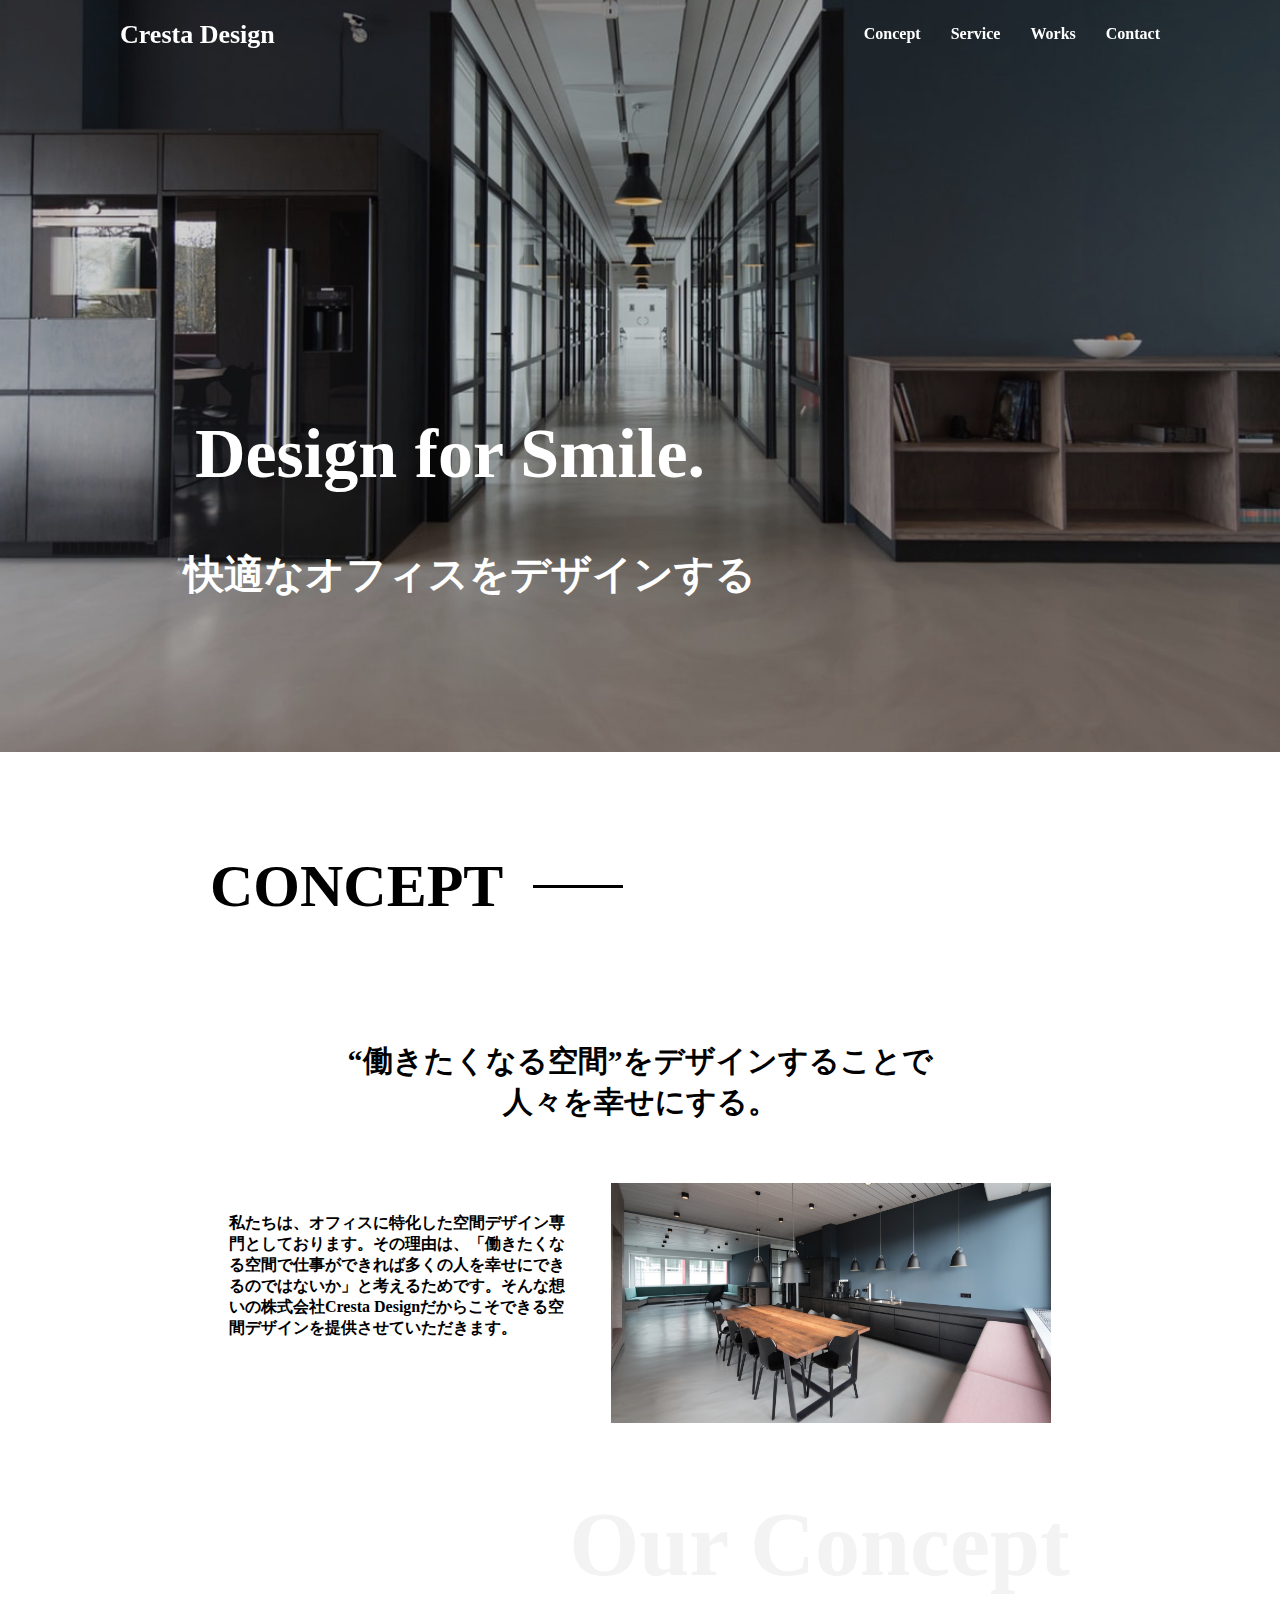
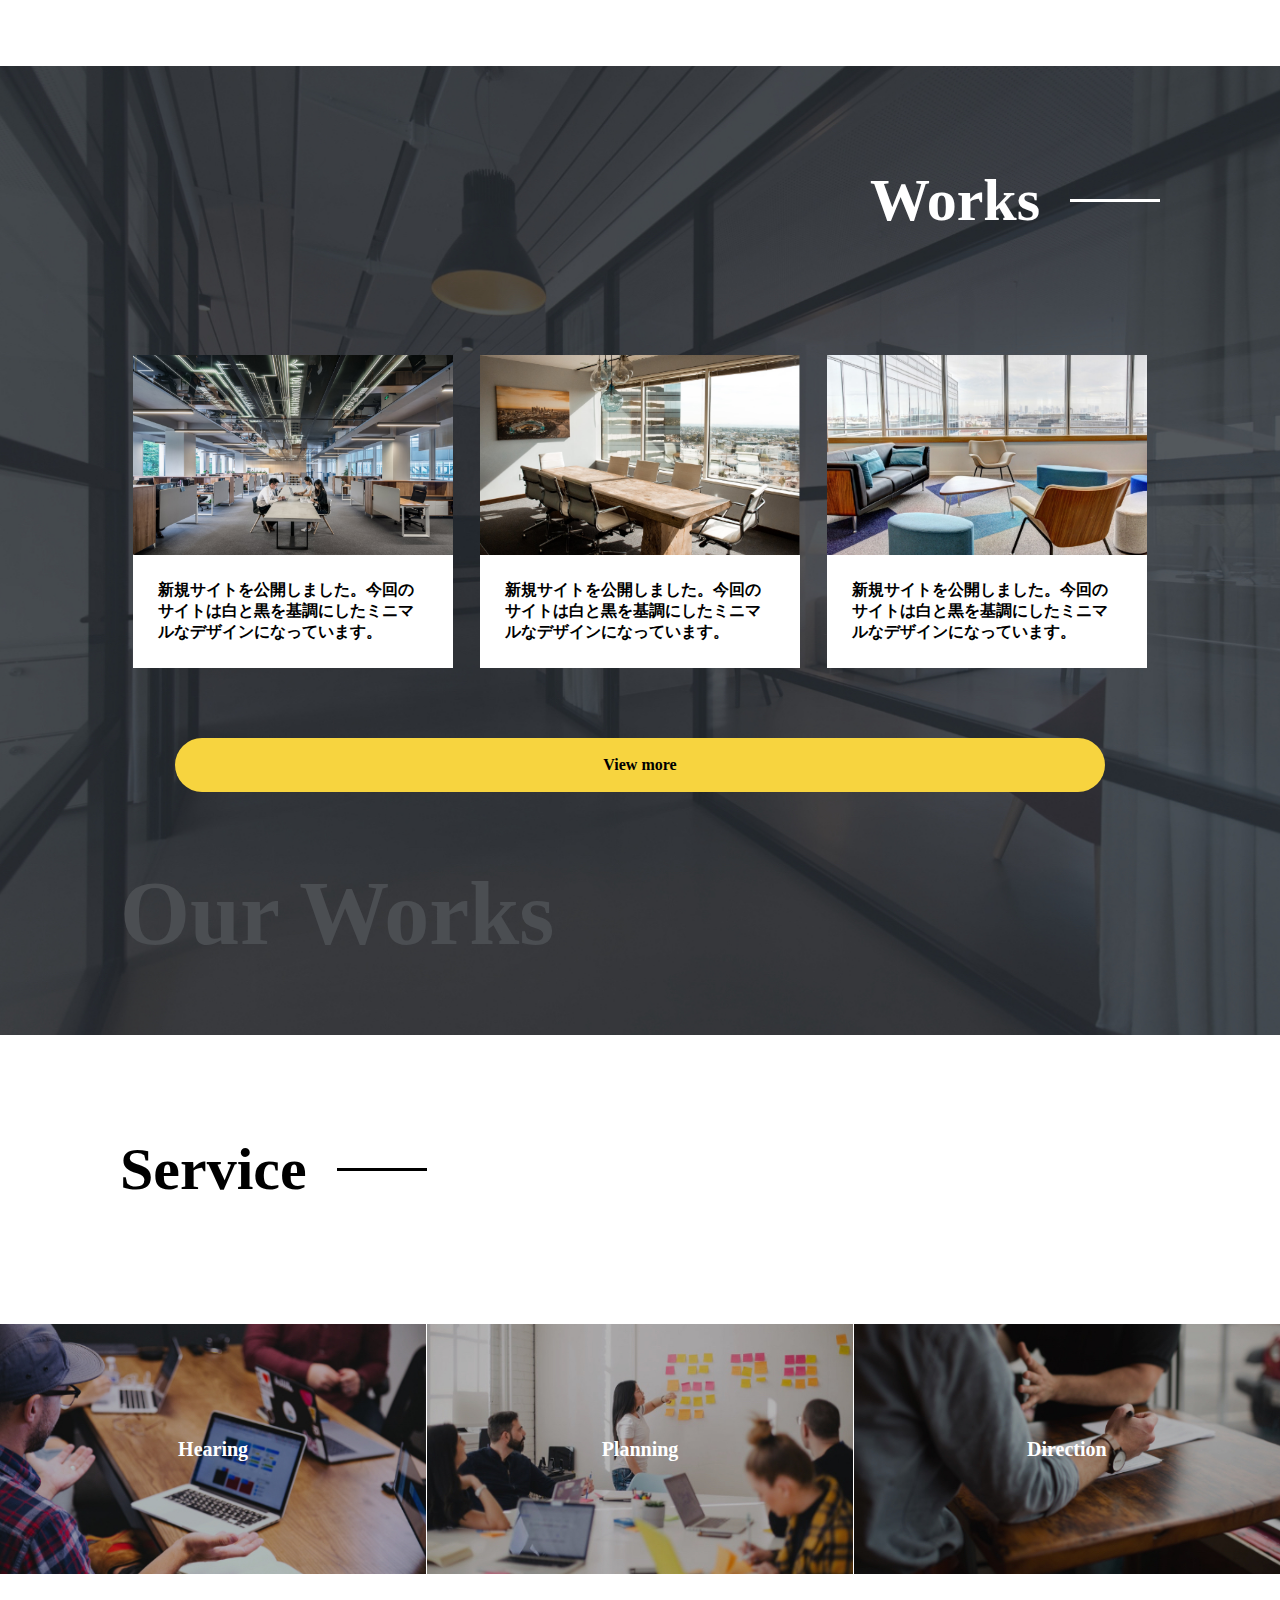
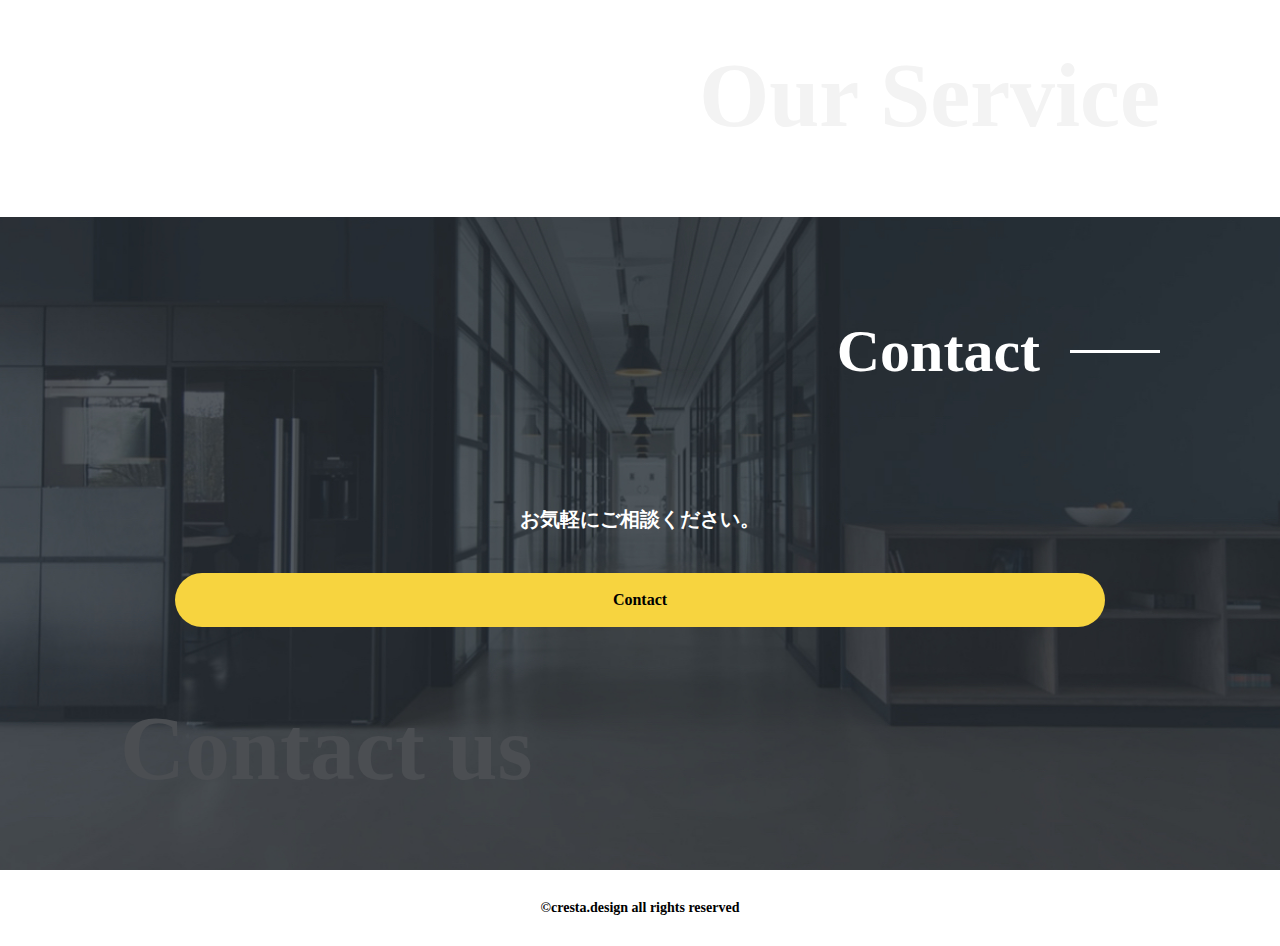
<file: index.html>
<!DOCTYPE html>
<html lang="ja">
<head>
	<meta charset="UTF-8">
	<meta name="viewport" content="width=device-width, initial-scale=1.0">
	<title>cresta_second</title>
	<link rel="stylesheet" href="css/style.css">
	<link rel="stylesheet" href="css/responsive.css">
	<link rel="stylesheet" href="css/reset.css">
</head>
<body> 
	<section id="fv" class="fv-bgi-01">
		<div>
		<div class="header">
			<div class="container">
				<div class="header-wrap">
					<div class="header-left">
						<a href="#" class="site-title">Cresta Design</a>
					</div>
					<div class="header-right">
						<div class="nav-wrapper"><!-- ナビゲーションメニュー -->
					        <nav class="header-nav">
					          <ul class="nav-list">
					            <li class="nav-item"><a href="#concept">Concept</a></li>
					            <li class="nav-item"><a href="#service">Service</a></li>
					            <li class="nav-item"><a href="#works">Works</a></li>
					            <li class="nav-item"><a href="#contact">Contact</a></li>
					          </ul>
					        </nav>
					    </div>
						<div class="hamburger"><!-- ハンバーガーメニュー -->
							<span class="bar bar-top"></span>
			  				<span class="bar bar-middle"></span>
			  				<span class="bar bar-bottom"></span>
						</div>
					</div>
				</div>
			</div>
		</div>
		<div class="kv">
			<h1 class="main-copy">Design for Smile.</h1>
			<h2 class="sub-copy">快適なオフィスを<br class="sp-br">デザインする</h2>
		</div>
		</div>
	</section>
	<!-- コンセプト -->
	<section id="concept">
		<div class="container">
			<div class="title-wrapper">
				<h2 class="main-title main-title-white">CONCEPT</h2>
				<span class="main-title-after"></span>
			</div>
			<h3 class="sub-title">“働きたくなる空間”をデザインする<br class="sp-br">ことで<br class="pc-br">人々を幸せにする。</h3>
			<div class="flex-wrapper">
				<p class="text">私たちは、オフィスに特化した空間デザイン専門としております。その理由は、「働きたくなる空間で仕事ができれば多くの人を幸せにできるのではないか」と考えるためです。そんな想いの株式会社Cresta Designだからこそできる空間デザインを提供させていただきます。</p>
				<div class="concept-img"><img src="img/concept-image@2x.png" alt=""></div>
			</div>
			<h1 class="bottom-title bottom-title-white">Our Concept</h1>
		</div>
	</section>
	<!-- ワーク -->
	<section id="works">
		<div class="container">
			<div class="title-wrapper title-wrapper-black">
				<h2 class="main-title main-title-black">Works</h2>
				<span class="main-title-after"></span>
			</div>
			<div class="card-list">
				<div class="card-item">
					<img src="img/works01@2x.png" alt="">
					<p class="card-text">新規サイトを公開しました。今回のサイトは白と黒を基調にしたミニマルなデザインになっています。</p>
				</div>
				<div class="card-item">
					<img src="img/works02@2x.png" alt="">
					<p class="card-text">新規サイトを公開しました。今回のサイトは白と黒を基調にしたミニマルなデザインになっています。</p>
				</div>
				<div class="card-item">
					<img src="img/works03@2x.png" alt="">
					<p class="card-text">新規サイトを公開しました。今回のサイトは白と黒を基調にしたミニマルなデザインになっています。</p>
				</div>
			</div>
			<div class="btn-wrapper"><a class="btn" href="#">View more</a></div>
			<h1 class="bottom-title bottom-title-black">Our Works</h1>
		</div>
	</section>
	<!-- タイトル -->
	<section id="service">
		<div class="container">
			<div class="title-wrapper">
				<h2 class="main-title main-title-white">Service</h2>
				<span class="main-title-after"></span>
			</div>
		</div>
			<div class="service-list">
				<div class="service-item item1">
					<h3><a href="">Hearing</a></h3>
				</div>
				<div class="service-item item2">
					<h3><a href="">Planning</a></h3>
				</div>
				<div class="service-item item3">
					<h3><a href="">Direction</a></h3>
				</div>
			</div>
		<div class="container">
			<h1 class="bottom-title bottom-title-white">Our Service</h1>
		</div>
	</section>
	<section id="contact">
		<div class="container">
			<div class="title-wrapper title-wrapper-black">
				<h2 class="main-title main-title-black">Contact</h2>
				<span class="main-title-after"></span>
			</div>
			<h3 class="message">お気軽にご相談ください。</h3>
			<div class="btn-wrapper"><a class="btn" href="#">Contact</a></div>
			<h1 class="bottom-title bottom-title-black">Contact us</h1>
		</div>
	</section>
	<footer>
		<p class="copyrights">&copy;cresta.design all rights reserved</p>
	</footer>
<script src="https://ajax.googleapis.com/ajax/libs/jquery/3.4.1/jquery.min.js"></script>
<script src="script/script.js"></script>
</body>
</html>
</file>
<file: css/style.css>
@charset "utf-8";

* html{
	box-sizing: border-box;
	font-family: "Note Serif","Noto Serif JP", sans-serif;
	line-height: 1.5;
}
a{
	text-decoration: none;
	color: #000;
}
html p{
	font-size: 16px;
}
img{
	width: 100%;
	object-fit: cover;
}
.container{
	padding: 0 15px;
}
.sp-br{
	display: block;
}
.pc-br{
	display: none;
}

/*トップ*/
#fv{
	background-repeat: no-repeat;
	background-size: auto;
	background-position: center 0;
	height: 600px;
	width: 100%;
	position: relative;
}
.fv-bgi-01{
	background-image: url(../img/fv-bgi_01@2x.jpg);
	transition: 0.5s;
}
.fv-bgi-02{
	background-image: url(../img/fv-bgi_02@2x.jpg);
	transition: 0.5s;
}
.fv-bgi-03{
	background-image: url(../img/fv-bgi_03@2x.jpg);
	transition: 0.5s;
}
.header{
	height: 36px;
	width: 100%;
	padding-top: 30px;
	z-index: 3;
}
.header-wrap{
	display: flex;
	justify-content: space-between;
	
}
.site-title{
	font-size: 26px;
	color: #fff;
}
.nav-wrapper{
    display: none;
    width: 100%;
    height: 100vh;
    position: fixed;
    top: 0;
    left: 0;
    z-index: 2;
}
.header-nav{
   	height: 100%;
	width: 100%;
	background-color: #282F35;
	z-index: 2;
}
.nav-list{
	display: block;
	position: absolute;
	top: 0;
	left: 50%;
	transform: translate(-50%,50%);
	text-align: center;
	color:#fff;
}
.nav-item{
    margin-bottom: 40px;
}
.nav-list a{
	color: #fff;
}
/*ハンバーガーメニュー*/
.hamburger{
	display: block;
	position: relative;
	width: 30px;
	height: 20px;
	cursor: pointer;
	z-index: 3;
}
.bar{
	display: block;
	width: 30px;
	height: 3px;
	position: absolute;
	left: 50%;
	transform: translateX(-50%);
	background-color: #fff;
}
.bar-top{
	top: 0;
}
.bar-middle{
	top: 50%;
	transform: translate(-50%,-50%);
}
.bar-bottom{
	bottom: 0px;
}
.close .bar-top{
	transform: translate(-50%,10px) rotate(45deg);
    transition: transform .3s;
}
.close .bar-middle{
	opacity: 0;
    transition: opacity .3s;
}
.close .bar-bottom{
	transform: translate(-50%,-8px) rotate(-45deg);
    transition: transform .3s;
}

/*トップタイトル*/
.kv{
	height: 33%;
	width: 100%;
	position: absolute;
	left: 50%;
	top: 50%;
	transform: translate(-50%, -50%);
	color: #fff;
	text-align: center;
	z-index: 1;
}
.main-copy{
	font-size: 37px;
}
.sub-copy{
	font-size: 30px;
	padding-top: 53px;
}
/*コンセプト*/
#concept{
	padding-top: 100px;
}
.title-wrapper{
	display: flex;
	align-items: center;
	padding-bottom: 50px;
}
.main-title{
	font-size: 30px;
}
.main-title-after{
	background-color: #000;
	width: 90px; height: 3px;
	margin-left: 30px;
	display: block;
}
.sub-title{
	font-size: 20px;
	text-align: center;
	padding-bottom: 30px;
}
.text{
	height: 150px;
	max-width: 600px;
	margin: 0 auto;
	padding-bottom: 30px;
}
.concept-img{
	max-width: 600px;
	margin: 0 auto;
}
.bottom-title{
	font-size: 40px;
	padding: 40px 0;
}
.bottom-title-white{
	color: #F3F3F3;
	text-align: right;
}

/*ワーク*/
#works{
	width: 100%;
	background-image: url(../img/works-bgi@2x.jpg);
	background-repeat: no-repeat;
	background-size: cover;
	background-position: center 0;
	padding-top: 100px;
}
.title-wrapper-black{
	justify-content: flex-end;
	color: #fff;
}
.title-wrapper-black .main-title-after{
	background-color: #fff;
}
.card-item{
	margin: 0 auto 30px;
	max-width: 600px;
}
.card-item img{
	height: 200px;
}
.card-text{
	padding: 25px;
	background-color: #fff; 
}
.btn{
	display: block;
	padding: 18px 70px;
	margin: 50px 55px;
	background-color: #F7D43F;
	border-radius: 30px;
	text-align: center;
}

.bottom-title-black{
	color: #4B4E52;
}
/*サービス*/
#service{
	padding-top: 100px;
}
.service-list{
	display: flex;
	flex-direction: column;
}
.service-item{
	height: 250px;
	position: relative;
	background-repeat: no-repeat;
	background-size: cover; 
	background-position: center;
	margin-top: 30px;
	z-index: 1;
}
.service-item:hover{
	filter: brightness(70%);
}
.service-item h3 a{
	font-size: 20px;
	position: absolute;
	left: 50%; top: 50%;
	transform: translate(-50%, -50%);
	color: #fff;
}
.item1{
	background-image: url('../img/service-img01@2x.jpg');
}
.item2{
	background-image: url('../img/service-img02@2x.jpg');
}
.item3{
	background-image: url('../img/service-img03@2x.jpg');
}
/*コンタクト*/
#contact{
	background-image: url(../img/contact-bgi@2x.jpg);
	width: 100%;
	background-repeat: no-repeat;
	background-size: cover;
	background-position: center 0;
	padding-top: 100px;
}
.message{
	color: #fff;
	text-align: center;
}
/*フッター*/
footer .copyrights{
	font-size: 14px;
	padding: 30px 0;
	text-align: center;
}
</file>
<file: css/responsive.css>
@charset "utf-8";

@media screen and (min-width: 1024px) {
	html body{
		overflow-x: hidden;
	}
	.container{
		padding: 0 120px;
	}
	.sp-br{
		display: none;
	}
	.pc-br{
		display: block;
	}
	.header{
		padding-top: 20px;
		position: fixed;
		top: 0;
	}
	#fv{
		height: 752px;
	}
	.nav-wrapper{
		display: block;
		height: auto;
		position: static;
	}
	.header-nav{
		background-color: transparent;
	}
	.nav-list{
		display: flex;
		position: static;
		transform: translate(0,0);
	}
	.nav-item{
		margin-bottom: 0;
		padding-left: 30px;
		padding-top: 5px;
	}
	.hamburger{
		display: none;
	}
	.header.fixed{
	    background-color: #282F35;
	    padding: 30px 0;
	}
	.kv{
		height: 170px;
		width: 660px;
		top: 55%;
		left: 120px;
		transform: translate(0,0);
	}
	.main-copy{
		font-size: 70px;
	}
	.sub-copy{
		font-size: 40px;
		padding-left: 40px;
	}
	#concept{
		max-width: 1100px;
		margin: 0 auto;
	}
	.title-wrapper{
		margin-bottom: 70px;
	}
	.main-title{
		font-size: 60px;
	}
	.sub-title{
		font-size: 30px;
		padding-bottom: 60px;
	}
	.bottom-title{
		font-size: 90px;
		padding: 70px 0;
	}
	.flex-wrapper{
		display: flex;
		justify-content: space-between;
		align-items: center;
	}
	.text{
		width: 40%;
	}
	.concept-img{
		width: 440px;
	}
	#work{
		max-width: 1100px;
		margin: 0 auto;
	}
	.card-list{
		display: flex;
		justify-content: space-between;
		flex-wrap: wrap;
	}
	.card-item{
		width: 320px;
	}
	.btn{
		margin: 40px 55px 0;
	}
	.service-list{
		flex-direction: row;
		justify-content: space-between;
	}
	.service-item{
		width: 33.3%;
		margin-top: 0;
	}
	.service-item h3{
		font-size: 40px;
	}
	.message{
		font-size: 20px;
	}
}
</file>
